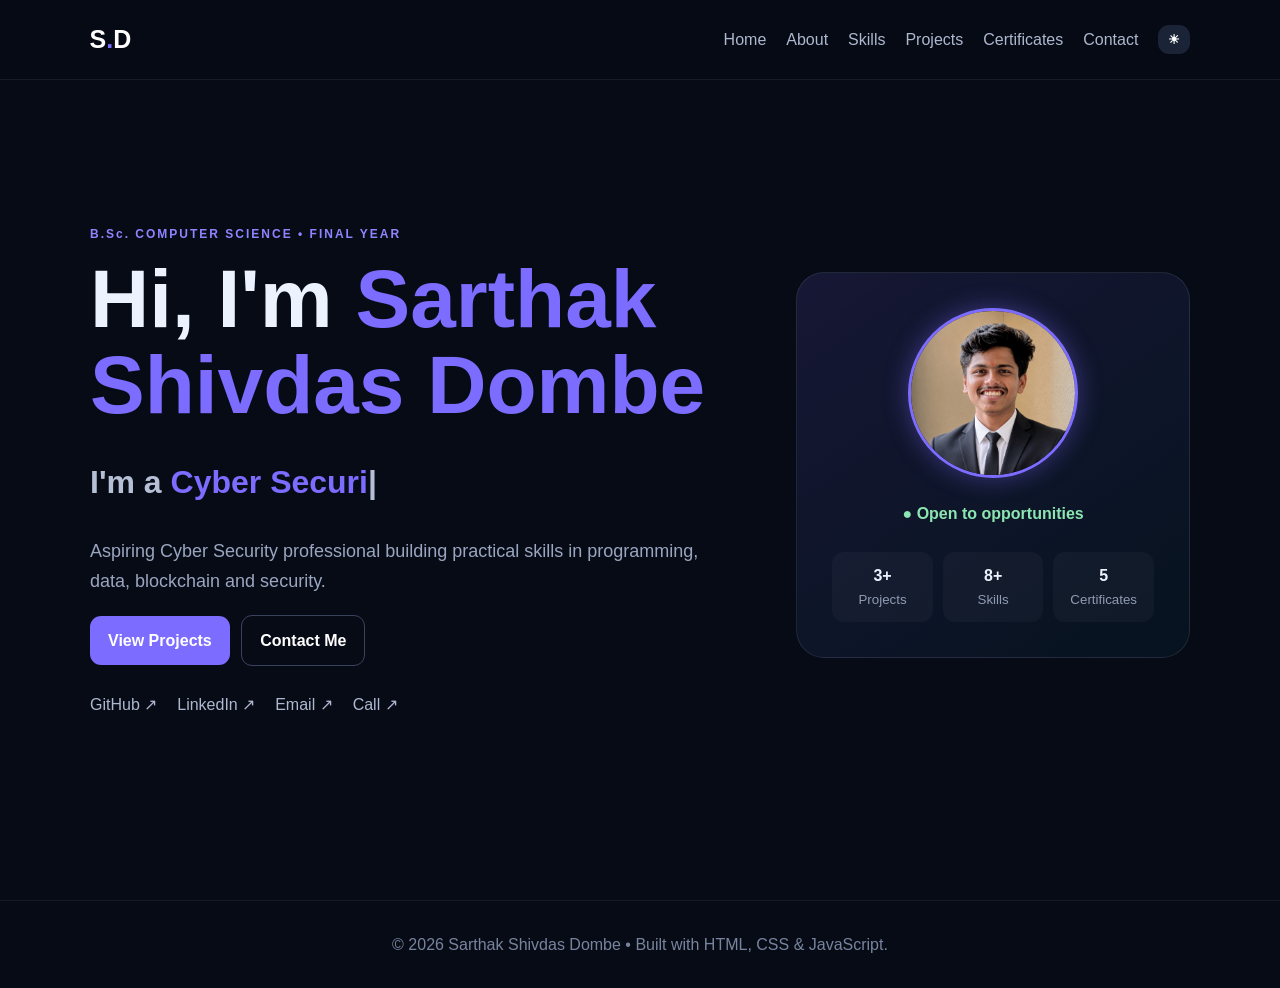
<file: index.html>
<!doctype html>
<html lang="en"><head>
<meta charset="UTF-8"><meta name="viewport" content="width=device-width,initial-scale=1">
<meta name="description" content="Sarthak Shivdas Dombe - Cyber Security Portfolio">
<title>Sarthak Shivdas Dombe | Portfolio</title><link rel="stylesheet" href="css/style.css"></head>
<body>
<nav><a class="logo" href="index.html">S<span>.</span>D</a><button id="menu">☰</button><div id="links"><a href="index.html">Home</a><a href="about.html">About</a><a href="skills.html">Skills</a><a href="projects.html">Projects</a><a href="certificates.html">Certificates</a><a href="contact.html">Contact</a><button id="theme">☀</button></div></nav>
<main>
<section id="home" class="hero"><div><p class="eyebrow">B.Sc. COMPUTER SCIENCE • FINAL YEAR</p><h1>Hi, I'm <span>Sarthak Shivdas Dombe</span></h1><h2>I'm a <span id="typing"></span>|</h2><p class="lead">Aspiring Cyber Security professional building practical skills in programming, data, blockchain and security.</p><a class="btn" href="projects.html">View Projects</a> <a class="btn ghost" href="contact.html">Contact Me</a><div class="social"><a href="https://github.com/" target="_blank">GitHub ↗</a><a href="https://linkedin.com/" target="_blank">LinkedIn ↗</a><a href="mailto:sarthdombe2605@gmail.com">Email ↗</a><a href="tel:+917499545486">Call ↗</a></div></div><div class="profile"><img class="avatar" src="assets/profile.jpg" alt="Sarthak Shivdas Dombe"><b>● Open to opportunities</b><div class="stats"><div><strong>3+</strong><small>Projects</small></div><div><strong>8+</strong><small>Skills</small></div><div><strong>5</strong><small>Certificates</small></div></div></div></section>

</main><footer>© <span id="year"></span> Sarthak Shivdas Dombe • Built with HTML, CSS & JavaScript.</footer>
<script src="js/script.js"></script></body></html>
</file>
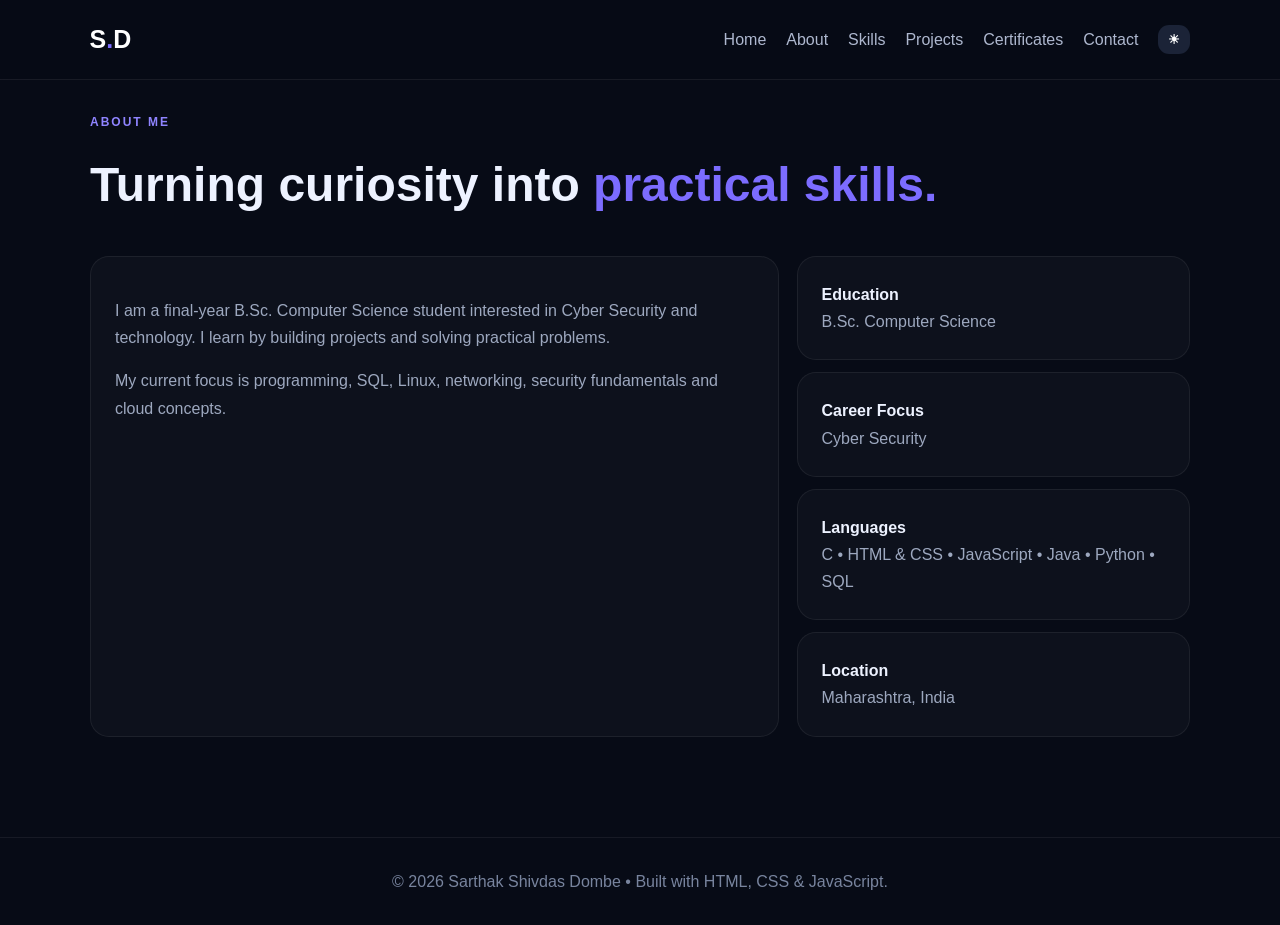
<file: about.html>
<!doctype html>
<html lang="en"><head>
<meta charset="UTF-8"><meta name="viewport" content="width=device-width,initial-scale=1">
<meta name="description" content="Sarthak Shivdas Dombe - Cyber Security Portfolio">
<title>Sarthak Shivdas Dombe | About</title><link rel="stylesheet" href="css/style.css"></head>
<body>
<nav><a class="logo" href="index.html">S<span>.</span>D</a><button id="menu">☰</button><div id="links"><a href="index.html">Home</a><a href="about.html">About</a><a href="skills.html">Skills</a><a href="projects.html">Projects</a><a href="certificates.html">Certificates</a><a href="contact.html">Contact</a><button id="theme">☀</button></div></nav>
<main>
<section id="about"><p class="eyebrow">ABOUT ME</p><h2>Turning curiosity into <span>practical skills.</span></h2><div class="grid two"><div class="card"><p>I am a final-year B.Sc. Computer Science student interested in Cyber Security and technology. I learn by building projects and solving practical problems.</p><p>My current focus is programming, SQL, Linux, networking, security fundamentals and cloud concepts.</p></div><div class="facts"><div><b>Education</b><span>B.Sc. Computer Science</span></div><div><b>Career Focus</b><span>Cyber Security</span></div><div><b>Languages</b><span>C • HTML &amp; CSS • JavaScript • Java • Python • SQL</span></div><div><b>Location</b><span>Maharashtra, India</span></div></div></div></section>
</main><footer>© <span id="year"></span> Sarthak Shivdas Dombe • Built with HTML, CSS & JavaScript.</footer>
<script src="js/script.js"></script></body></html>
</file>
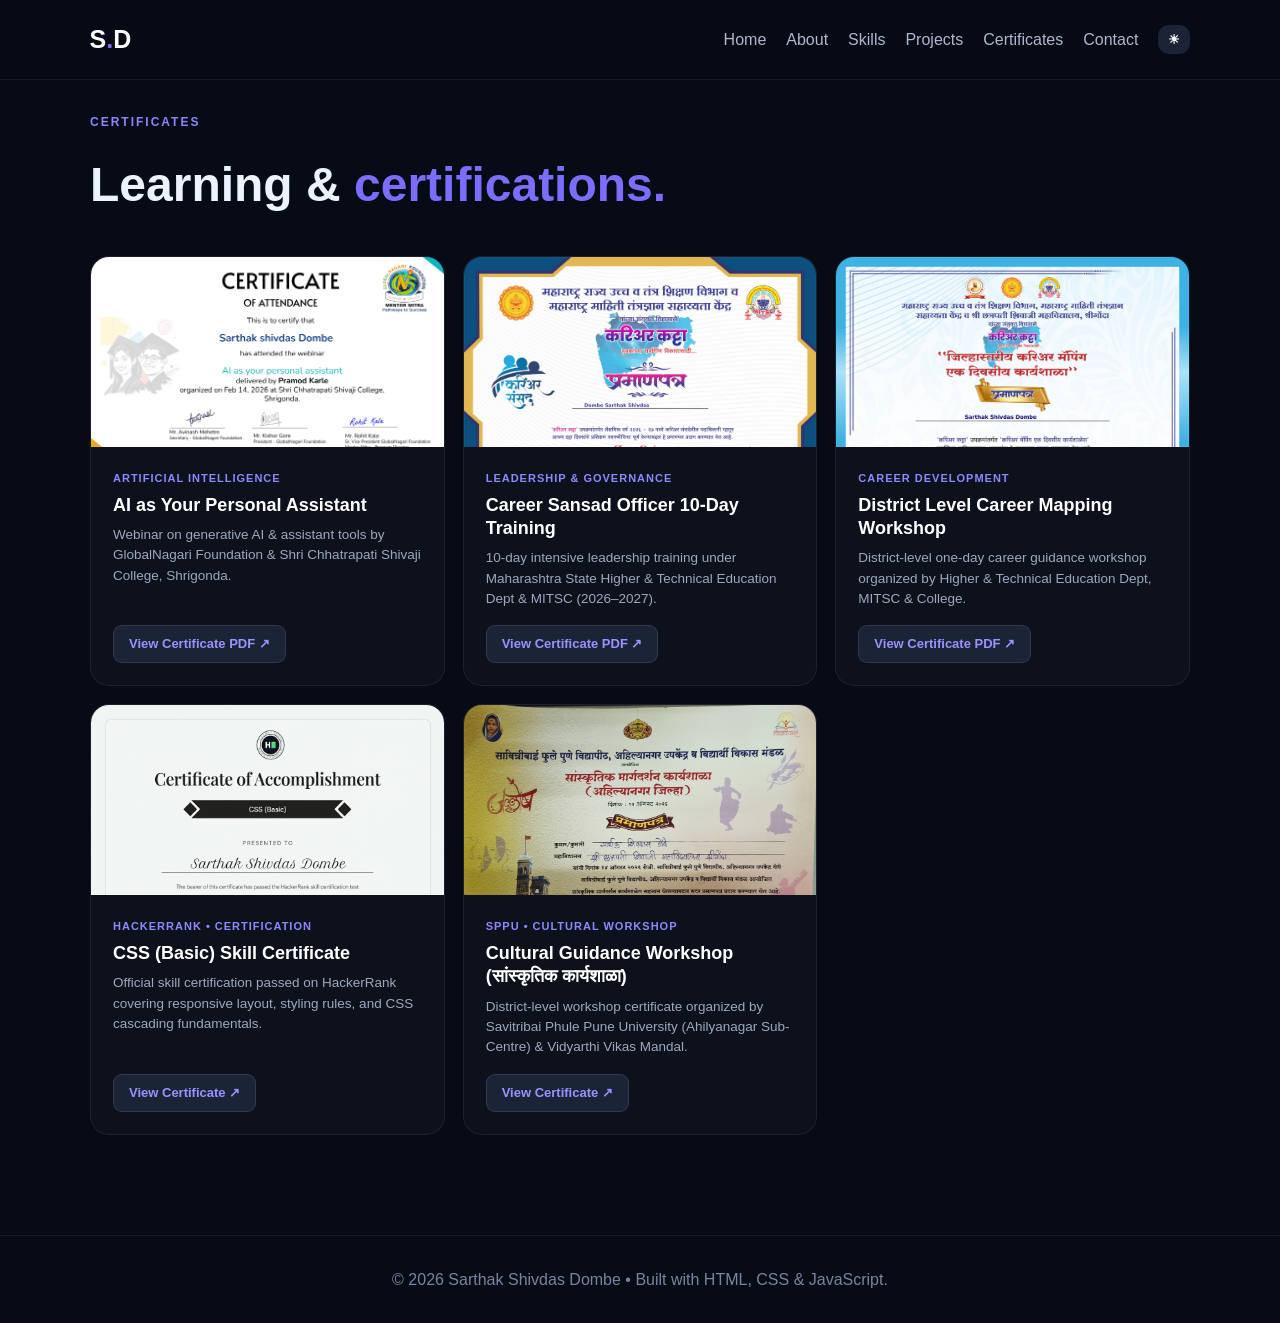
<file: certificates.html>
<!doctype html>
<html lang="en"><head>
<meta charset="UTF-8"><meta name="viewport" content="width=device-width,initial-scale=1">
<meta name="description" content="Sarthak Shivdas Dombe - Cyber Security Portfolio">
<title>Sarthak Shivdas Dombe | Certificates</title><link rel="stylesheet" href="css/style.css"></head>
<body>
<nav><a class="logo" href="index.html">S<span>.</span>D</a><button id="menu">☰</button><div id="links"><a href="index.html">Home</a><a href="about.html">About</a><a href="skills.html">Skills</a><a href="projects.html">Projects</a><a href="certificates.html">Certificates</a><a href="contact.html">Contact</a><button id="theme">☀</button></div></nav>
<main>
<section id="certificates"><p class="eyebrow">CERTIFICATES</p><h2>Learning & <span>certifications.</span></h2><div class="grid certs">
<div class="card cert-card"><div class="cert-img-wrap"><a href="assets/cert_ai_assistant.pdf" target="_blank"><img class="cert-img" src="assets/cert_ai_assistant.png" alt="AI as your Personal Assistant Certificate"></a></div><div class="cert-info"><span class="cert-tag">ARTIFICIAL INTELLIGENCE</span><h3>AI as Your Personal Assistant</h3><p>Webinar on generative AI &amp; assistant tools by GlobalNagari Foundation &amp; Shri Chhatrapati Shivaji College, Shrigonda.</p><div class="cert-action"><a class="cert-btn" href="assets/cert_ai_assistant.pdf" target="_blank">View Certificate PDF ↗</a></div></div></div>
<div class="card cert-card"><div class="cert-img-wrap"><a href="assets/cert_career_katta_sansad.pdf" target="_blank"><img class="cert-img" src="assets/cert_career_katta_sansad.png" alt="Career Katta Career Sansad Training Certificate"></a></div><div class="cert-info"><span class="cert-tag">LEADERSHIP &amp; GOVERNANCE</span><h3>Career Sansad Officer 10-Day Training</h3><p>10-day intensive leadership training under Maharashtra State Higher &amp; Technical Education Dept &amp; MITSC (2026–2027).</p><div class="cert-action"><a class="cert-btn" href="assets/cert_career_katta_sansad.pdf" target="_blank">View Certificate PDF ↗</a></div></div></div>
<div class="card cert-card"><div class="cert-img-wrap"><a href="assets/cert_career_mapping.pdf" target="_blank"><img class="cert-img" src="assets/cert_career_mapping.png" alt="District Level Career Mapping Workshop Certificate"></a></div><div class="cert-info"><span class="cert-tag">CAREER DEVELOPMENT</span><h3>District Level Career Mapping Workshop</h3><p>District-level one-day career guidance workshop organized by Higher &amp; Technical Education Dept, MITSC &amp; College.</p><div class="cert-action"><a class="cert-btn" href="assets/cert_career_mapping.pdf" target="_blank">View Certificate PDF ↗</a></div></div></div>
<div class="card cert-card"><div class="cert-img-wrap"><a href="assets/cert_hackerrank_css.jpg" target="_blank"><img class="cert-img" src="assets/cert_hackerrank_css.jpg" alt="HackerRank CSS Basic Certificate"></a></div><div class="cert-info"><span class="cert-tag">HACKERRANK • CERTIFICATION</span><h3>CSS (Basic) Skill Certificate</h3><p>Official skill certification passed on HackerRank covering responsive layout, styling rules, and CSS cascading fundamentals.</p><div class="cert-action"><a class="cert-btn" href="assets/cert_hackerrank_css.jpg" target="_blank">View Certificate ↗</a></div></div></div>
<div class="card cert-card"><div class="cert-img-wrap"><a href="assets/cert_sppu_cultural_workshop.jpg" target="_blank"><img class="cert-img" src="assets/cert_sppu_cultural_workshop.jpg" alt="SPPU Cultural Guidance Workshop Certificate"></a></div><div class="cert-info"><span class="cert-tag">SPPU • CULTURAL WORKSHOP</span><h3>Cultural Guidance Workshop (सांस्कृतिक कार्यशाळा)</h3><p>District-level workshop certificate organized by Savitribai Phule Pune University (Ahilyanagar Sub-Centre) &amp; Vidyarthi Vikas Mandal.</p><div class="cert-action"><a class="cert-btn" href="assets/cert_sppu_cultural_workshop.jpg" target="_blank">View Certificate ↗</a></div></div></div>
</div></section>
</main><footer>© <span id="year"></span> Sarthak Shivdas Dombe • Built with HTML, CSS & JavaScript.</footer>
<script src="js/script.js"></script></body></html>
</file>
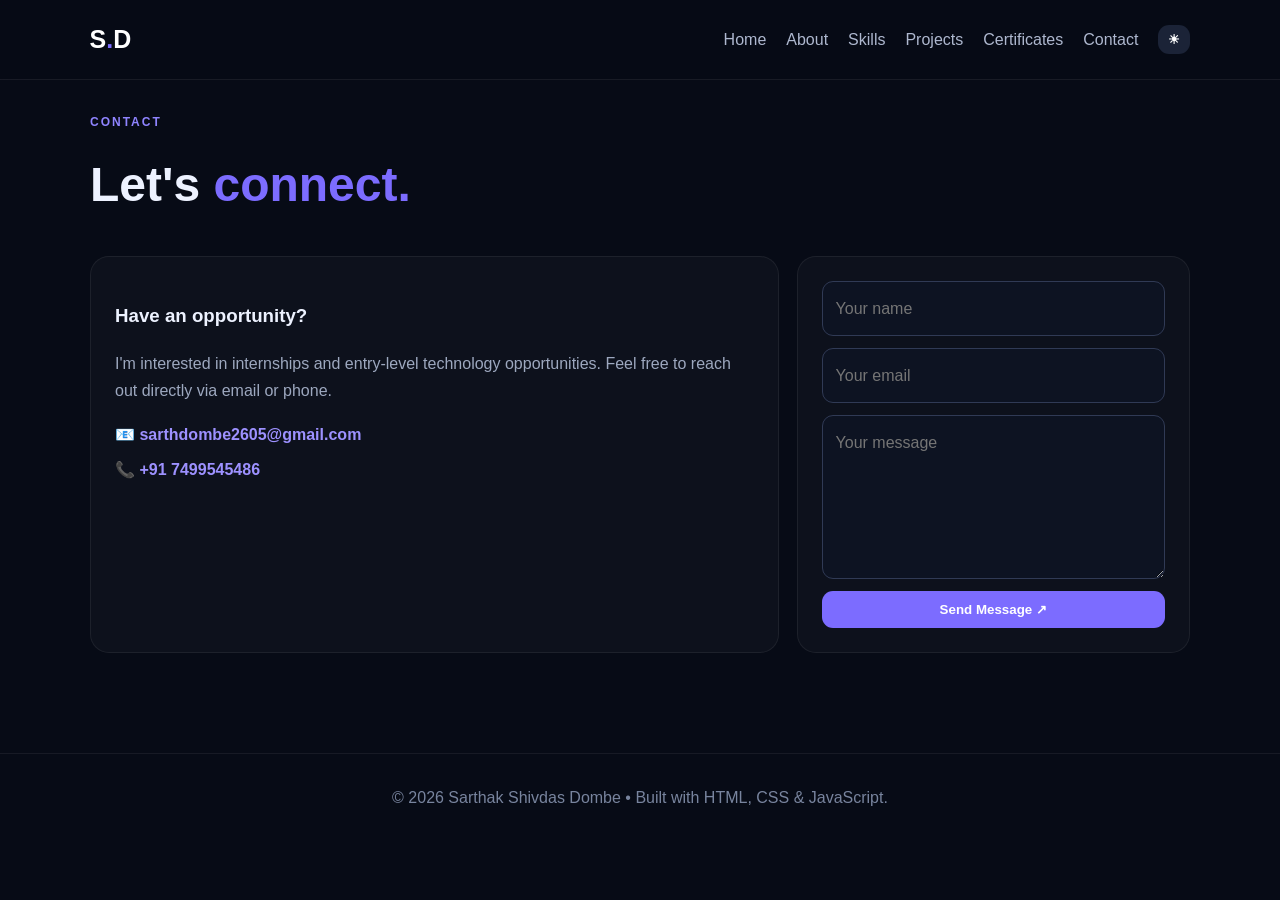
<file: contact.html>
<!doctype html>
<html lang="en"><head>
<meta charset="UTF-8"><meta name="viewport" content="width=device-width,initial-scale=1">
<meta name="description" content="Sarthak Shivdas Dombe - Cyber Security Portfolio">
<title>Sarthak Shivdas Dombe | Contact</title><link rel="stylesheet" href="css/style.css"></head>
<body>
<nav><a class="logo" href="index.html">S<span>.</span>D</a><button id="menu">☰</button><div id="links"><a href="index.html">Home</a><a href="about.html">About</a><a href="skills.html">Skills</a><a href="projects.html">Projects</a><a href="certificates.html">Certificates</a><a href="contact.html">Contact</a><button id="theme">☀</button></div></nav>
<main>
<section id="contact"><p class="eyebrow">CONTACT</p><h2>Let's <span>connect.</span></h2><div class="grid two"><div class="card"><h3>Have an opportunity?</h3><p>I'm interested in internships and entry-level technology opportunities. Feel free to reach out directly via email or phone.</p><p style="margin:16px 0 8px">📧 <a href="mailto:sarthdombe2605@gmail.com">sarthdombe2605@gmail.com</a></p><p style="margin:0">📞 <a href="tel:+917499545486">+91 7499545486</a></p></div><form class="card" action="https://formsubmit.co/sarthdombe2605@gmail.com" method="POST"><input name="name" placeholder="Your name" required><input name="email" type="email" placeholder="Your email" required><textarea name="message" placeholder="Your message" rows="5" required></textarea><button class="btn" type="submit">Send Message ↗</button></form></div></section>
</main><footer>© <span id="year"></span> Sarthak Shivdas Dombe • Built with HTML, CSS & JavaScript.</footer>
<script src="js/script.js"></script></body></html>
</file>
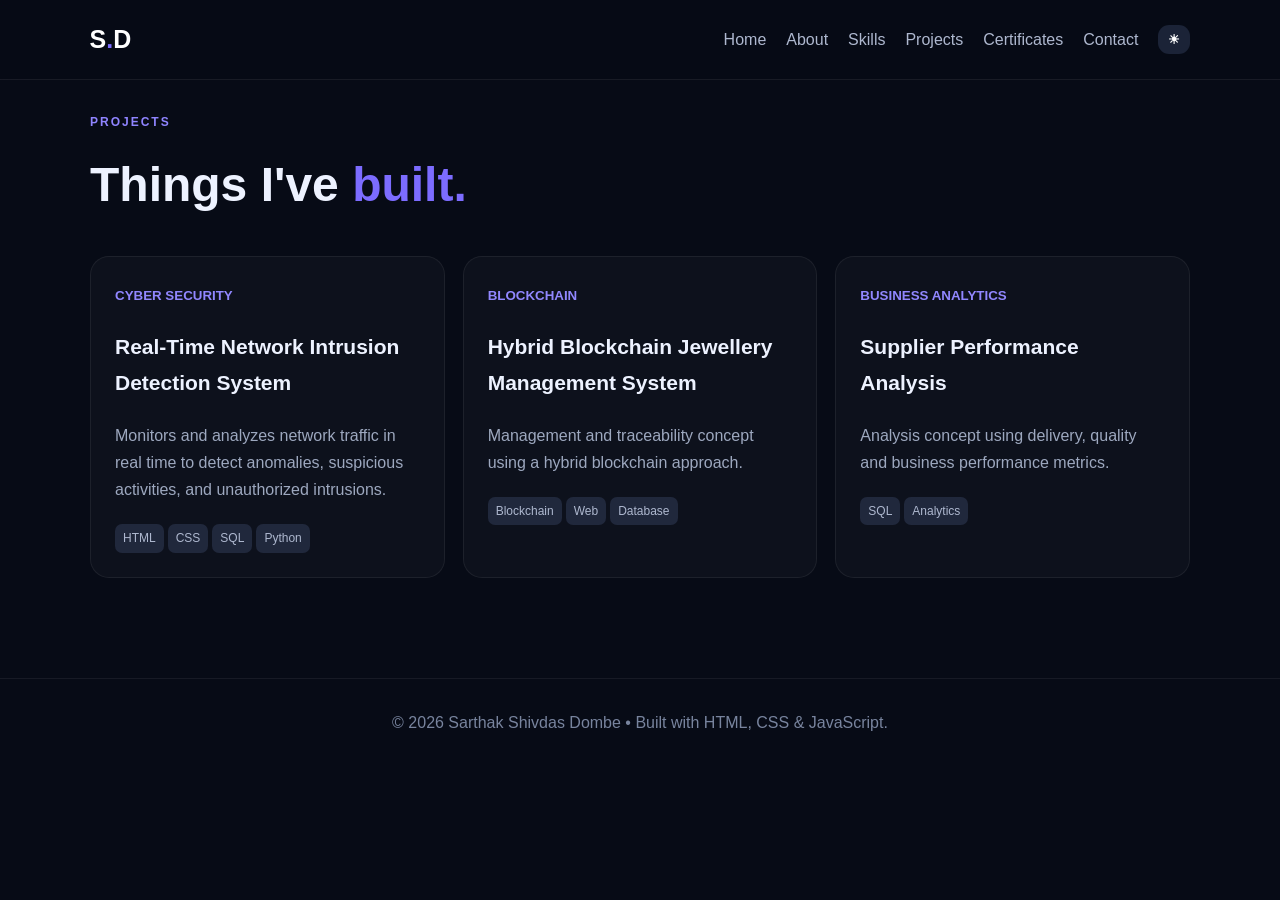
<file: projects.html>
<!doctype html>
<html lang="en"><head>
<meta charset="UTF-8"><meta name="viewport" content="width=device-width,initial-scale=1">
<meta name="description" content="Sarthak Shivdas Dombe - Cyber Security Portfolio">
<title>Sarthak Shivdas Dombe | Projects</title><link rel="stylesheet" href="css/style.css"></head>
<body>
<nav><a class="logo" href="index.html">S<span>.</span>D</a><button id="menu">☰</button><div id="links"><a href="index.html">Home</a><a href="about.html">About</a><a href="skills.html">Skills</a><a href="projects.html">Projects</a><a href="certificates.html">Certificates</a><a href="contact.html">Contact</a><button id="theme">☀</button></div></nav>
<main>
<section id="projects"><p class="eyebrow">PROJECTS</p><h2>Things I've <span>built.</span></h2><div class="grid projects">
<article class="card"><small>CYBER SECURITY</small><h3>Real-Time Network Intrusion Detection System</h3><p>Monitors and analyzes network traffic in real time to detect anomalies, suspicious activities, and unauthorized intrusions.</p><label>HTML</label><label>CSS</label><label>SQL</label><label>Python</label></article>
<article class="card"><small>BLOCKCHAIN</small><h3>Hybrid Blockchain Jewellery Management System</h3><p>Management and traceability concept using a hybrid blockchain approach.</p><label>Blockchain</label><label>Web</label><label>Database</label></article>
<article class="card"><small>BUSINESS ANALYTICS</small><h3>Supplier Performance Analysis</h3><p>Analysis concept using delivery, quality and business performance metrics.</p><label>SQL</label><label>Analytics</label></article></div></section>
</main><footer>© <span id="year"></span> Sarthak Shivdas Dombe • Built with HTML, CSS & JavaScript.</footer>
<script src="js/script.js"></script></body></html>
</file>
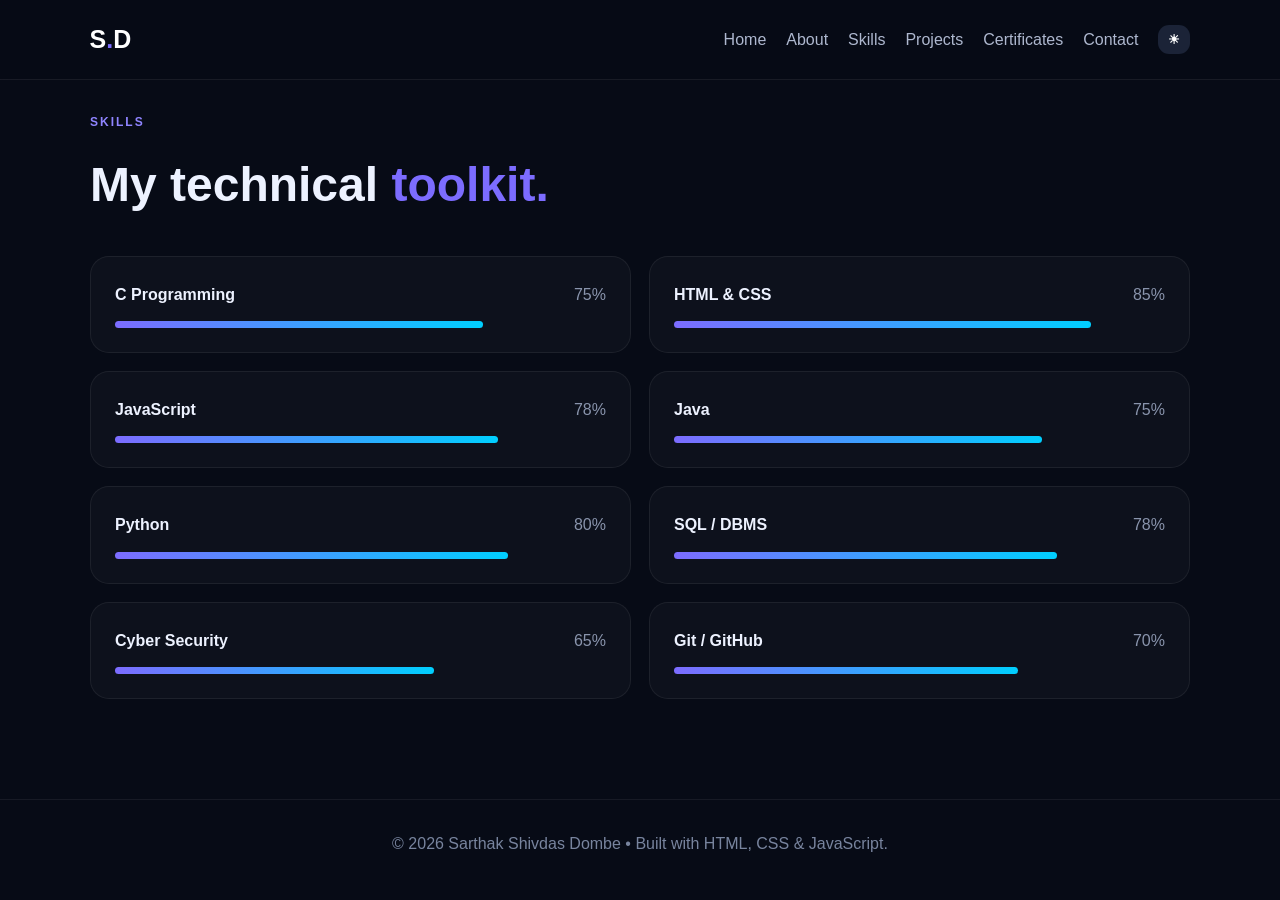
<file: skills.html>
<!doctype html>
<html lang="en"><head>
<meta charset="UTF-8"><meta name="viewport" content="width=device-width,initial-scale=1">
<meta name="description" content="Sarthak Shivdas Dombe - Cyber Security Portfolio">
<title>Sarthak Shivdas Dombe | Skills</title><link rel="stylesheet" href="css/style.css"></head>
<body>
<nav><a class="logo" href="index.html">S<span>.</span>D</a><button id="menu">☰</button><div id="links"><a href="index.html">Home</a><a href="about.html">About</a><a href="skills.html">Skills</a><a href="projects.html">Projects</a><a href="certificates.html">Certificates</a><a href="contact.html">Contact</a><button id="theme">☀</button></div></nav>
<main>
<section id="skills"><p class="eyebrow">SKILLS</p><h2>My technical <span>toolkit.</span></h2><div class="grid skills">
<div class="card"><b>C Programming</b><em>75%</em><i style="width:75%"></i></div><div class="card"><b>HTML &amp; CSS</b><em>85%</em><i style="width:85%"></i></div>
<div class="card"><b>JavaScript</b><em>78%</em><i style="width:78%"></i></div><div class="card"><b>Java</b><em>75%</em><i style="width:75%"></i></div>
<div class="card"><b>Python</b><em>80%</em><i style="width:80%"></i></div><div class="card"><b>SQL / DBMS</b><em>78%</em><i style="width:78%"></i></div>
<div class="card"><b>Cyber Security</b><em>65%</em><i style="width:65%"></i></div><div class="card"><b>Git / GitHub</b><em>70%</em><i style="width:70%"></i></div></div></section>
</main><footer>© <span id="year"></span> Sarthak Shivdas Dombe • Built with HTML, CSS & JavaScript.</footer>
<script src="js/script.js"></script></body></html>
</file>
<file: css/style.css>
*{box-sizing:border-box}html{scroll-behavior:smooth}body{margin:0;font-family:Inter,Arial,sans-serif;background:#070b16;color:#edf2ff;line-height:1.7}nav{position:fixed;z-index:5;top:0;left:0;right:0;padding:18px 7%;display:flex;justify-content:space-between;align-items:center;background:#070b16cc;backdrop-filter:blur(15px);border-bottom:1px solid #ffffff12}.logo{font-size:25px;font-weight:900;color:#fff;text-decoration:none}.logo span,h1 span,h2 span{color:#7c6cff}nav #links{display:flex;gap:20px;align-items:center}nav a{color:#aeb8cf;text-decoration:none}button,.btn{border:0;border-radius:11px;padding:11px 18px;background:#7c6cff;color:#fff;font-weight:800;cursor:pointer;text-decoration:none;display:inline-block}nav button{padding:7px 10px;background:#1b2337}#menu{display:none}.hero,section{width:min(1100px,90%);margin:auto}.hero{min-height:100vh;padding-top:130px;display:grid;grid-template-columns:1.25fr .75fr;gap:50px;align-items:center}.eyebrow{color:#8f84ff;font-size:12px;font-weight:900;letter-spacing:2px}.hero h1{font-size:clamp(44px,7vw,82px);line-height:1.05;margin:12px 0}.hero h2{font-size:clamp(20px,3vw,32px);color:#b5bfd5}.lead{max-width:650px;color:#9aa6c0;font-size:18px}.ghost{background:transparent;border:1px solid #39435e;margin-left:7px}.social{display:flex;gap:20px;margin-top:25px}.social a{color:#aeb8cf;text-decoration:none}.profile{padding:35px;text-align:center;border-radius:28px;background:linear-gradient(145deg,#7c6cff22,#00d5ff0a);border:1px solid #ffffff16}.avatar{width:170px;height:170px;border-radius:50%;margin:auto auto 22px;display:block;object-fit:cover;object-position:center top;border:3px solid #7c6cff;box-shadow:0 0 25px rgba(124,108,255,0.4)}.profile b{color:#8ce6b2}.stats{display:grid;grid-template-columns:repeat(3,1fr);gap:10px;margin-top:25px}.stats div{background:#ffffff08;border-radius:12px;padding:10px}.stats strong,.stats small{display:block}.stats small{color:#8f9bb3}section{padding:100px 0}section>h2{font-size:clamp(30px,5vw,48px);margin:8px 0 30px}.grid{display:grid;gap:18px}.two{grid-template-columns:1.4fr .8fr}.skills{grid-template-columns:repeat(2,1fr)}.card,.facts div{background:#ffffff07;border:1px solid #ffffff10;border-radius:19px;padding:24px}.card p{color:#9da8bf}.card a{color:#9d91ff;text-decoration:none;font-weight:600}.card a:hover{text-decoration:underline;color:#c0b8ff}.facts{display:grid;gap:12px}.facts b,.facts span{display:block}.facts span{color:#9da8bf}.skills .card{position:relative}.skills em{float:right;color:#8994ac;font-style:normal}.skills i{display:block;height:7px;margin-top:13px;border-radius:9px;background:linear-gradient(90deg,#7c6cff,#00cfff)}.projects{grid-template-columns:repeat(auto-fit,minmax(300px,1fr))}.projects small{color:#9187ff;font-weight:900}.projects h3{font-size:21px}.projects label{display:inline-block;background:#20283c;color:#aeb8cf;padding:4px 8px;border-radius:7px;margin:5px 4px 0 0;font-size:12px}.card:hover{transform:translateY(-5px);transition:.25s;border-color:#6259c5}form{display:grid;gap:12px}input,textarea{width:100%;padding:13px;border:1px solid #303a55;border-radius:11px;background:#0d1322;color:#fff;font:inherit}.certs{grid-template-columns:repeat(auto-fit,minmax(300px,1fr))}.cert-card{display:flex;flex-direction:column;overflow:hidden;padding:0}.cert-img-wrap{overflow:hidden;background:#0d1322}.cert-img{width:100%;height:190px;object-fit:cover;object-position:top;display:block;transition:transform .3s ease}.cert-card:hover .cert-img{transform:scale(1.05)}.cert-info{padding:22px;display:flex;flex-direction:column;flex:1}.cert-tag{color:#9187ff;font-size:11px;font-weight:900;letter-spacing:1px;margin-bottom:6px;display:block}.cert-info h3{font-size:18px;margin:0 0 8px;color:#fff;line-height:1.3}.cert-info p{font-size:13.5px;color:#9da8bf;margin:0 0 16px;line-height:1.5;flex:1}.cert-action{margin-top:auto}.cert-btn{display:inline-block;padding:7px 15px;background:#1b2337;color:#9d91ff;border:1px solid #ffffff1a;border-radius:9px;font-size:13px;font-weight:700;text-decoration:none;transition:.2s}.cert-btn:hover{background:#7c6cff;color:#fff;border-color:#7c6cff}footer{text-align:center;padding:30px;color:#78849e;border-top:1px solid #ffffff10}body.light{background:#f4f7fb;color:#1e293b}body.light nav{background:#ffffffcc;border-bottom:1px solid #e2e8f0}body.light .logo{color:#0f172a}body.light nav a{color:#475569}body.light nav button{background:#e2e8f0;color:#0f172a}body.light .hero h2{color:#475569}body.light .lead{color:#475569}body.light .ghost{border-color:#cbd5e1;color:#334155}body.light .social a{color:#475569}body.light .profile{background:linear-gradient(145deg,#7c6cff15,#00d5ff08);border-color:#e2e8f0}body.light .stats div{background:#00000008}body.light .stats small{color:#64748b}body.light .card,body.light .facts div{background:#ffffff;border-color:#e2e8f0;box-shadow:0 4px 20px rgba(0,0,0,0.05)}body.light .card p,body.light .facts span{color:#475569}body.light .projects label{background:#e2e8f0;color:#334155}body.light .cert-img-wrap{background:#f1f5f9}body.light .cert-info h3{color:#0f172a}body.light .cert-info p{color:#475569}body.light .cert-btn{background:#e2e8f0;color:#5b48e6;border-color:#cbd5e1}body.light .cert-btn:hover{background:#7c6cff;color:#fff}body.light input,body.light textarea{background:#ffffff;border-color:#cbd5e1;color:#0f172a}body.light footer{border-top-color:#e2e8f0;color:#64748b}@media(max-width:800px){body.light nav #links{background:#ffffff;box-shadow:0 10px 30px rgba(0,0,0,0.15)}}@media(max-width:800px){nav #menu{display:block}nav #links{display:none;position:absolute;top:65px;left:5%;right:5%;padding:20px;background:#10172a;border-radius:15px;flex-direction:column}nav #links.open{display:flex}.hero,.two{grid-template-columns:1fr}.skills,.projects{grid-template-columns:1fr}.hero{padding-top:125px}.profile{max-width:430px;margin:auto}}
</file>
